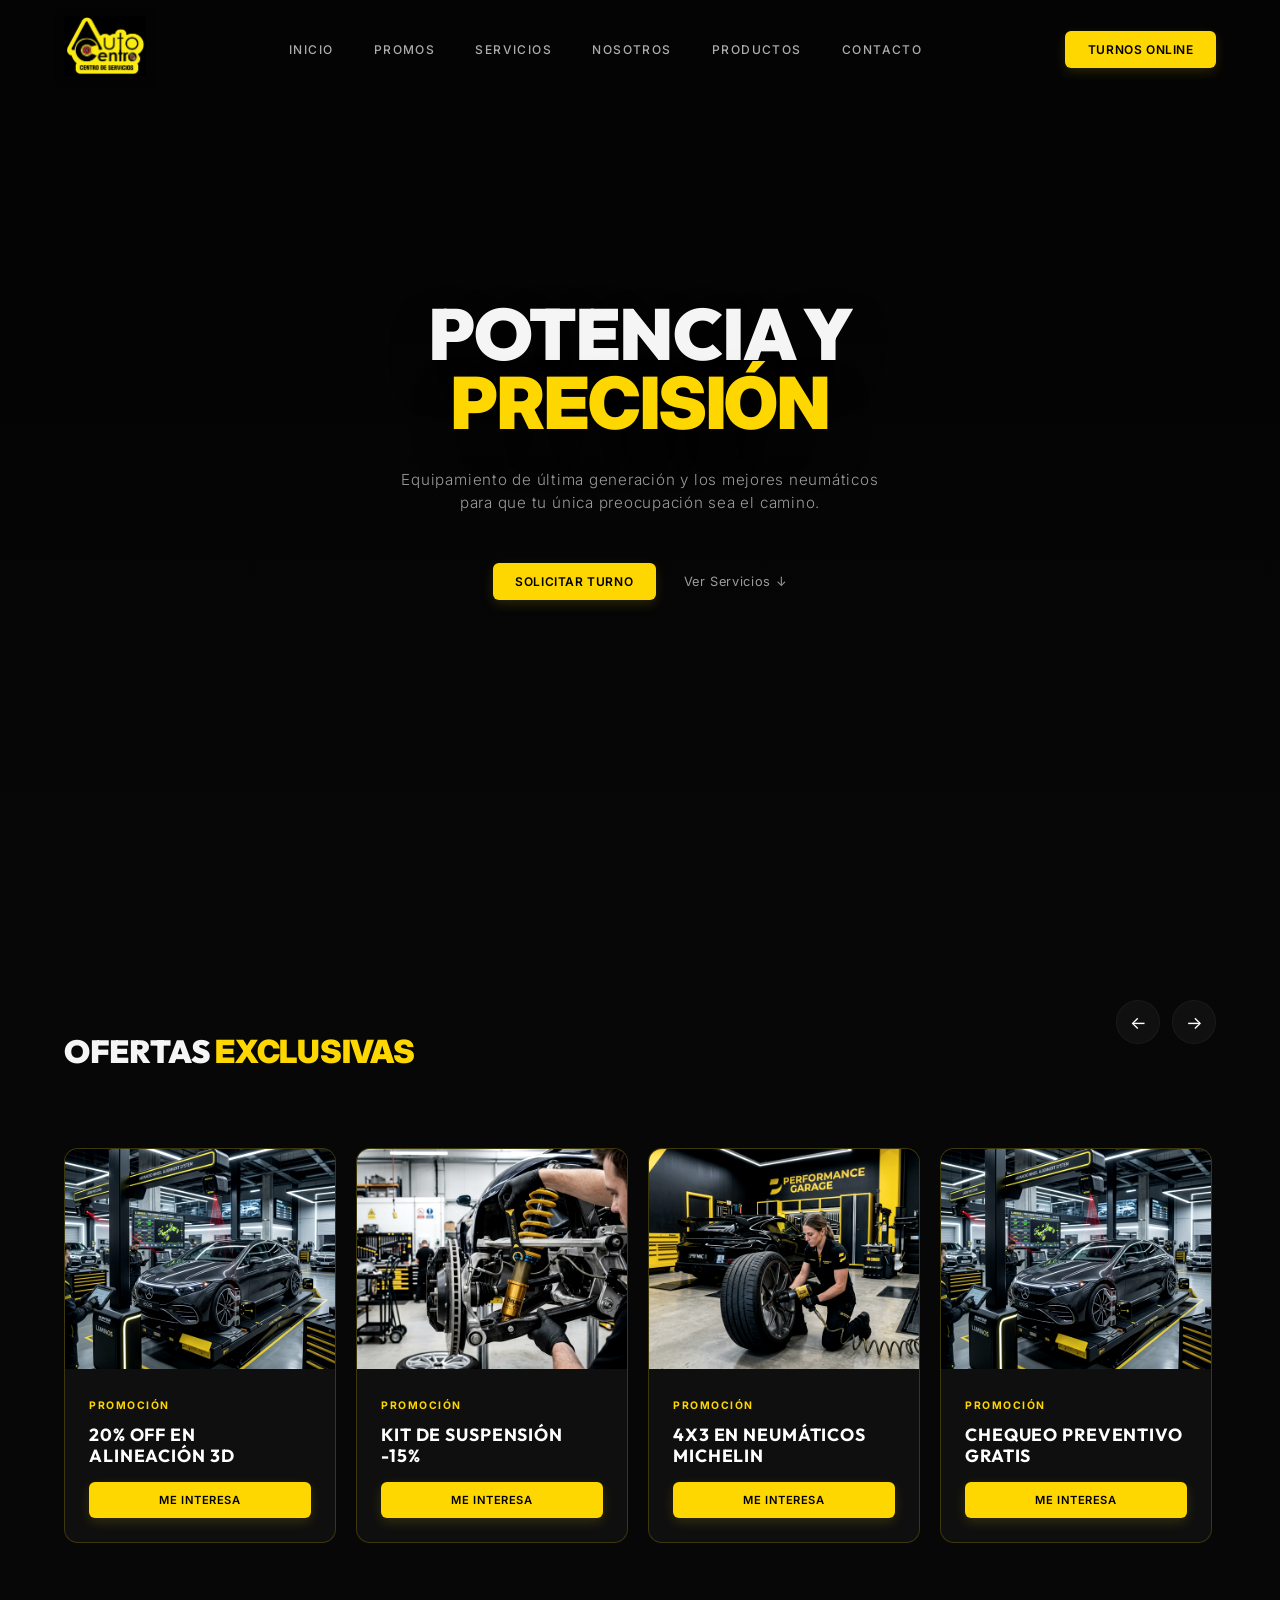
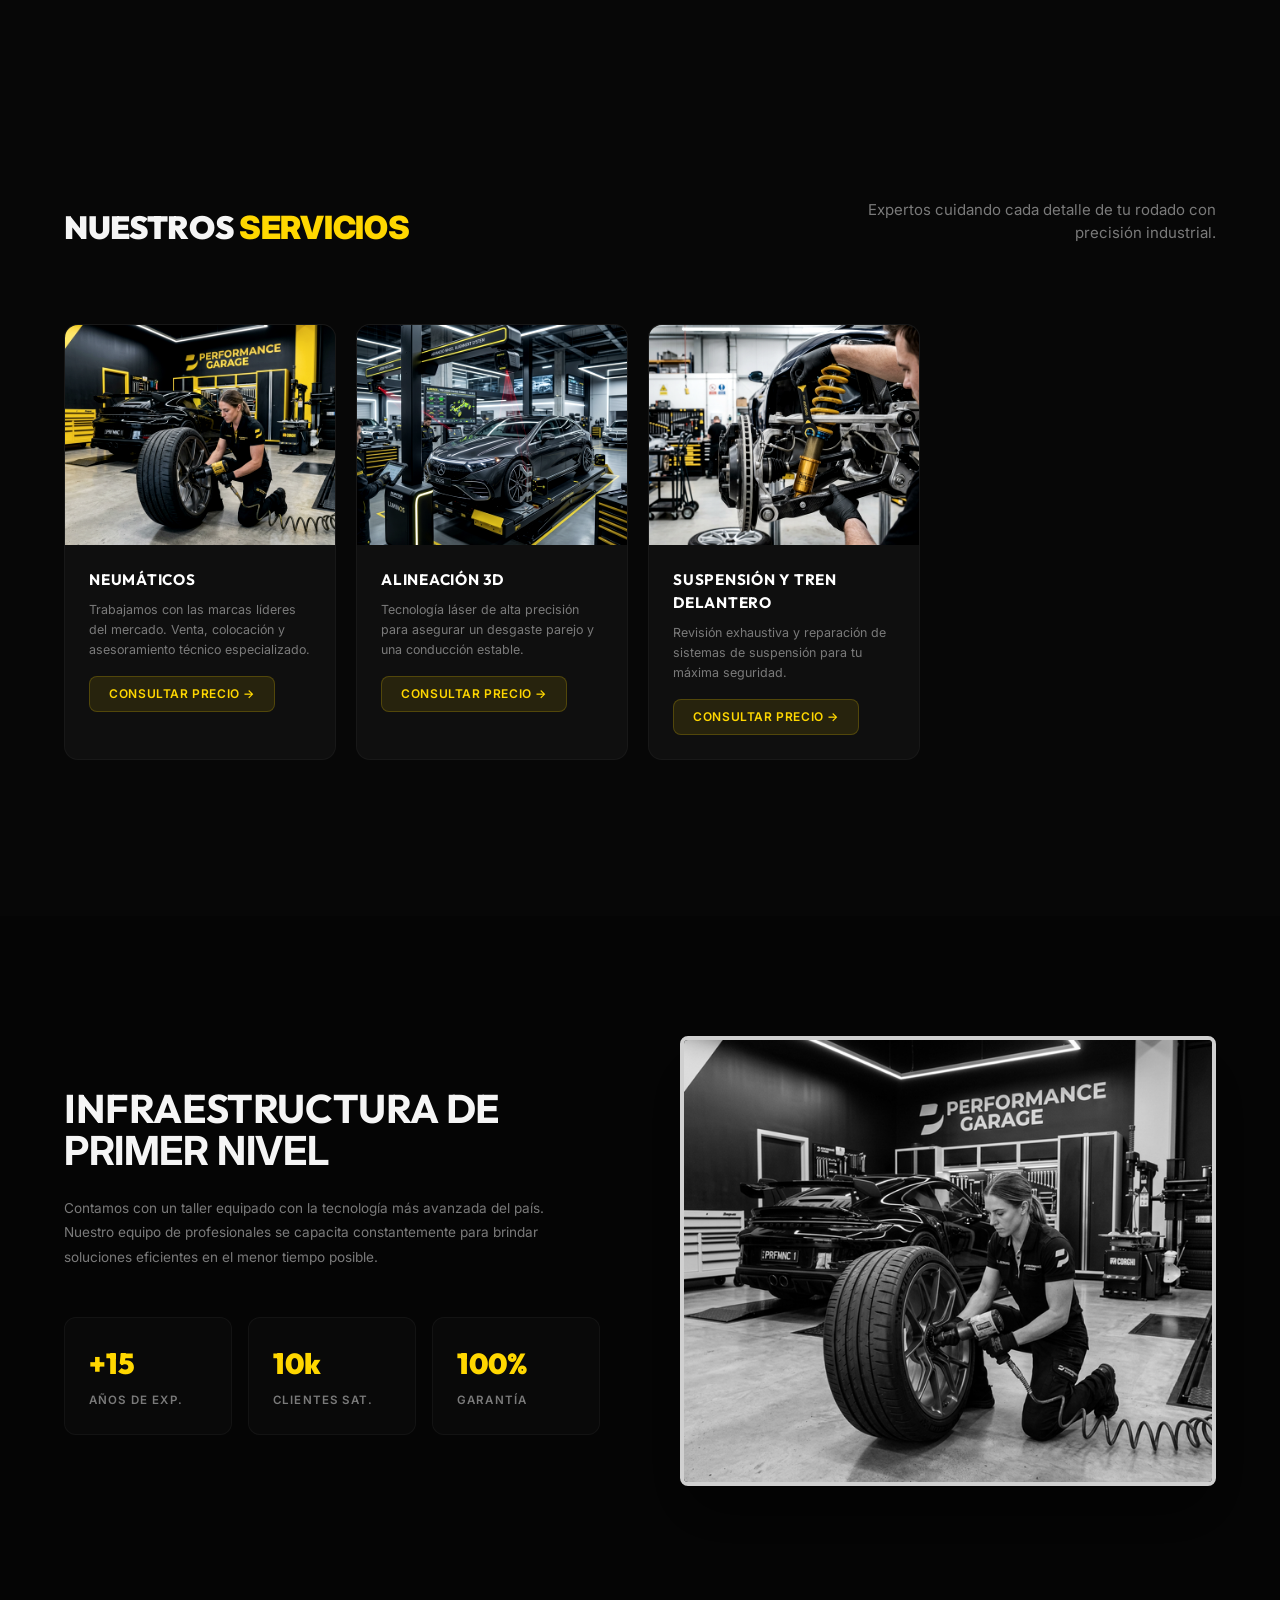
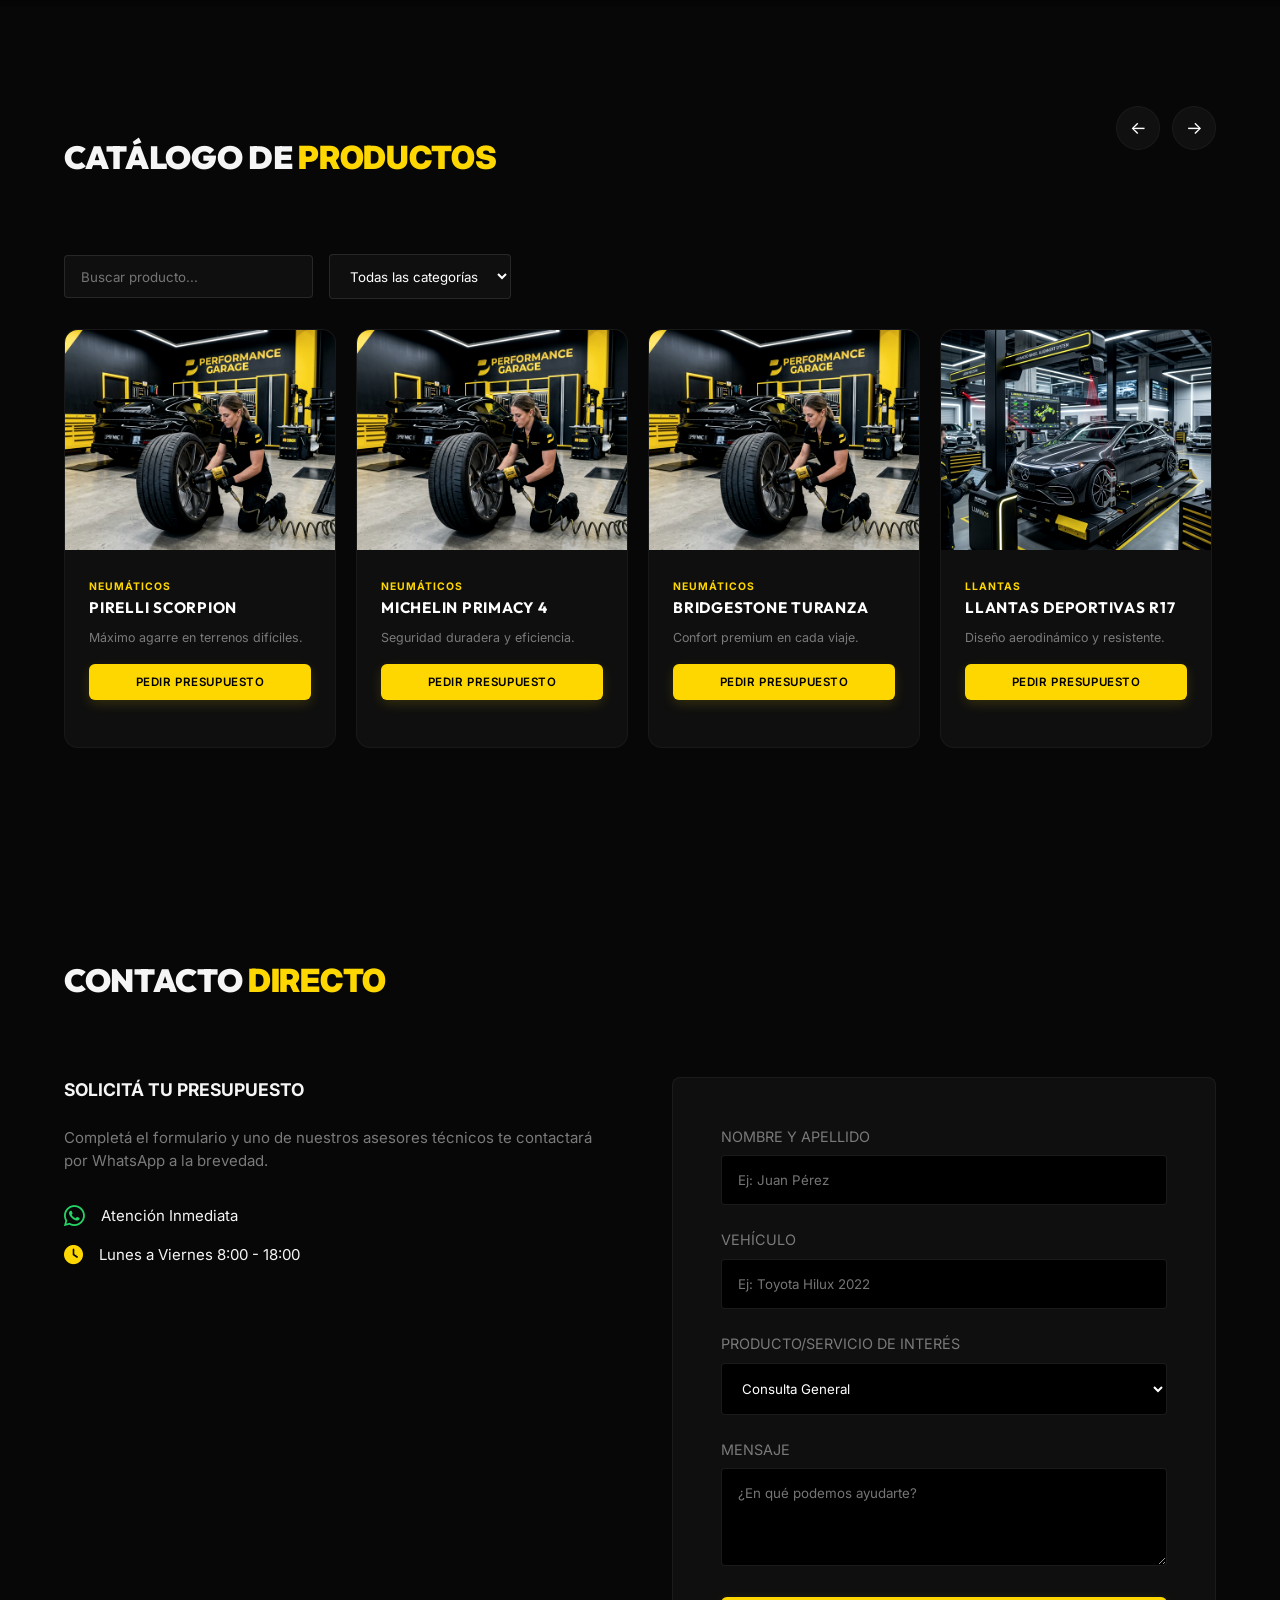
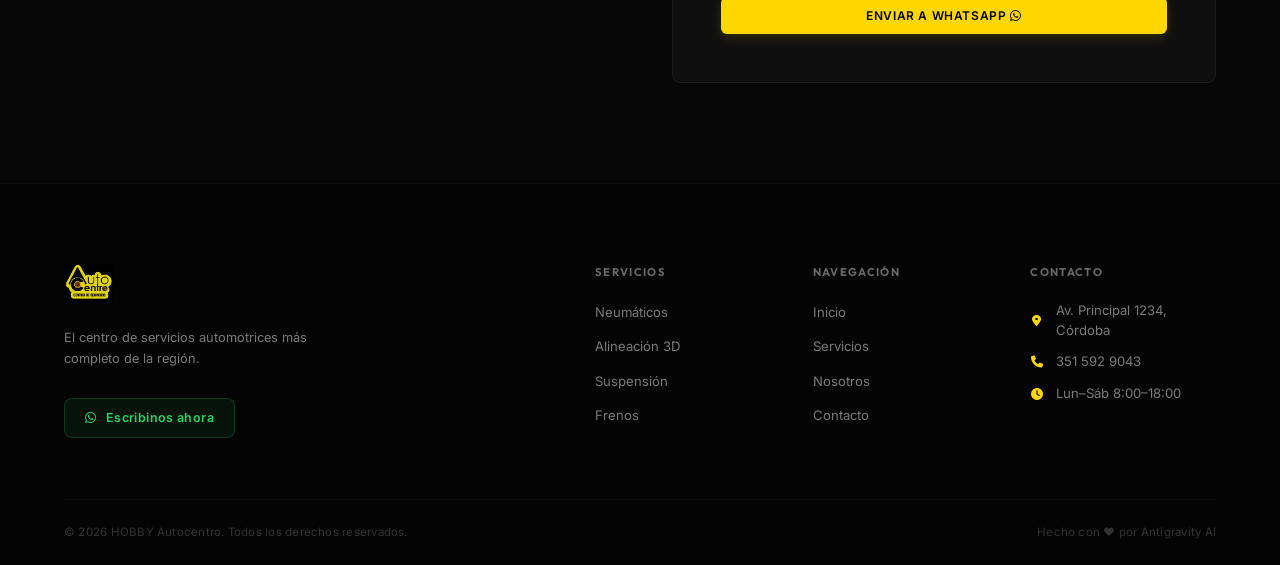
<file: index.html>
<!DOCTYPE html>
<html lang="es">
<head>
    <meta charset="UTF-8">
    <meta name="viewport" content="width=device-width, initial-scale=1.0">
    <title>AUTOCENTRO | Especialistas en Neumáticos y Mecánica</title>
    <meta name="description" content="Especialistas en neumáticos, alineación, balanceo y mecánica integral. Tecnología de vanguardia para tu vehículo.">
    <link rel="stylesheet" href="style.css">
    <!-- Google Fonts -->
    <link rel="preconnect" href="https://fonts.googleapis.com">
    <link rel="preconnect" href="https://fonts.gstatic.com" crossorigin>
    <link href="https://fonts.googleapis.com/css2?family=Inter:wght@400;500;700;800;900&family=Outfit:wght@700;900&display=swap" rel="stylesheet">
    <!-- Font Awesome -->
    <link rel="stylesheet" href="https://cdnjs.cloudflare.com/ajax/libs/font-awesome/6.4.0/css/all.min.css">
</head>
<body>

    <header id="header">
        <div class="logo">
            <img src="logo.png" alt="Autocentro Logo">
        </div>
        
        <!-- Desktop Nav -->
        <nav class="desktop-nav">
            <ul id="mainMenu">
                <li><a href="#inicio">Inicio</a></li>
                <li><a href="#servicios">Servicios</a></li>
                <li><a href="#nosotros">Nosotros</a></li>
                <li><a href="#contacto">Contacto</a></li>
            </ul>
        </nav>

        <div class="header-actions">
            <button onclick="openModal()" class="cta-btn">Turnos Online</button>
            <button id="menuToggle" class="menu-toggle">
                <span></span>
                <span></span>
                <span></span>
            </button>
        </div>
    </header>

    <div id="mobileMenu" class="mobile-drawer">
        <button id="closeDrawer" class="close-btn"><i class="fas fa-times"></i></button>
        <div class="drawer-header">
            <img src="logo.png" alt="Logo" style="height: 50px; margin-bottom: 2rem;">
        </div>
        <ul id="mobileMenuList">
            <li><a href="#inicio" onclick="toggleMenu()"><i class="fas fa-home"></i> Inicio</a></li>
            <li><a href="#servicios" onclick="toggleMenu()"><i class="fas fa-tools"></i> Servicios</a></li>
            <li><a href="#nosotros" onclick="toggleMenu()"><i class="fas fa-users"></i> Nosotros</a></li>
            <li><a href="#contacto" onclick="toggleMenu()"><i class="fas fa-envelope"></i> Contacto</a></li>
            <li class="admin-link"><a href="#" onclick="openLogin()"><i class="fas fa-lock"></i> DASHBOARD</a></li>
        </ul>
        <div class="drawer-footer">
            <p>Contacto Directo</p>
            <a href="https://wa.me/5493515929043" target="_blank" style="font-size: 1.1rem; color: #fff; font-weight: 700;">
                <i class="fab fa-whatsapp" style="color: #25D366;"></i> 351 592 9043
            </a>
        </div>
    </div>

    <!-- ── CHECKOUT MODAL (Universal) ──────────────── -->
    <div id="checkoutModal" class="modal">
        <div class="modal-content" style="max-width: 420px;">
            <button onclick="closeCheckout()" style="position:absolute; top:15px; right:15px; background:none; border:none; color:#fff; font-size:1.5rem; cursor:pointer;">✕</button>
            <span id="checkoutBadge" style="display:inline-block; font-size:0.65rem; font-weight:700; letter-spacing:0.15em; color:var(--primary); text-transform:uppercase; margin-bottom:0.5rem;"></span>
            <h3 id="checkoutTitle" style="color:#fff; font-family:'Outfit',sans-serif; font-size:1.3rem; margin-bottom:0.25rem;"></h3>
            <p style="font-size:0.78rem; color:var(--text-gray); margin-bottom:1.8rem;">Dejanos tus datos y te contactamos en minutos por WhatsApp.</p>
            <div class="form-group">
                <label>Tu Nombre</label>
                <input type="text" id="ckName" placeholder="Ej: Juan Pérez">
            </div>
            <div class="form-group">
                <label>Teléfono / WhatsApp</label>
                <input type="tel" id="ckPhone" placeholder="Ej: 351 123 4567">
            </div>
            <div class="form-group" id="ckMessageGroup">
                <label>Mensaje adicional (opcional)</label>
                <textarea id="ckMessage" rows="2" placeholder="¿Alguna consulta extra?"></textarea>
            </div>
            <button class="cta-btn" style="width:100%; margin-top:0.5rem;" onclick="submitCheckout()">
                <i class="fab fa-whatsapp" style="margin-right:6px;"></i> Enviar Pedido por WhatsApp
            </button>
        </div>
    </div>

    <!-- Login Modal -->
    <div id="loginModal" class="modal">
        <div class="modal-content" style="max-width: 350px;">
            <button onclick="closeLogin()" style="position:absolute; top:15px; right:15px; background:none; border:none; color:#fff; font-size:1.5rem; cursor:pointer;">✕</button>
            <h3 style="color: var(--primary); margin-bottom: 1.5rem; text-align: center;">Acceso Admin</h3>
            <div class="form-group">
                <label>Usuario</label>
                <input type="text" id="userLogin" placeholder="admin">
            </div>
            <div class="form-group">
                <label>Contraseña</label>
                <input type="password" id="passLogin" placeholder="••••••">
            </div>
            <button class="cta-btn" style="width: 100%;" onclick="checkLogin()">Entrar</button>
            <p id="loginError" style="color: #ff4444; font-size: 0.8rem; margin-top: 1rem; display: none; text-align: center;">Credenciales incorrectas</p>
        </div>
    </div>

    <main>
        <section id="inicio" class="hero">
            <div class="video-container">
                <video autoplay muted loop playsinline id="heroVideo">
                    <source src="hero.mp4" type="video/mp4">
                    Tu navegador no soporta videos.
                </video>
            </div>
            <div class="hero-content" data-reveal>
                <h1>POTENCIA Y <span>PRECISIÓN</span></h1>
                <p>Equipamiento de última generación y los mejores neumáticos para que tu única preocupación sea el camino.</p>
                <div class="hero-actions">
                    <button class="cta-btn" onclick="openCheckout('Solicitar Turno', 'TURNOS ONLINE')">Solicitar Turno</button>
                    <a href="#servicios" style="color:rgba(255,255,255,0.6); font-size:0.8rem; text-decoration:none; margin-left:1.5rem; letter-spacing:0.05em;">Ver Servicios ↓</a>
                </div>
            </div>
        </section>

        <!-- Promos Section (Dynamic) -->
        <section id="promos" class="dynamic-sec">
            <div class="section-header" data-reveal>
                <h2>Ofertas <span>Exclusivas</span></h2>
                <div class="carousel-controls">
                    <button class="carousel-btn" onclick="scrollCarousel('promos-container', -1)">&#8592;</button>
                    <button class="carousel-btn" onclick="scrollCarousel('promos-container', 1)">&#8594;</button>
                </div>
            </div>
            <div class="carousel-wrapper">
                <div id="promos-container" class="services-grid">
                    <!-- Injected via JS -->
                </div>
            </div>
        </section>

        <section id="servicios" class="services">
            <div class="section-header" data-reveal>
                <h2>Nuestros <span>Servicios</span></h2>
                <p style="color: var(--text-gray); max-width: 400px; text-align: right;">Expertos cuidando cada detalle de tu rodado con precisión industrial.</p>
            </div>

            <div class="services-grid">
                <div class="service-card" data-reveal>
                    <div class="service-img">
                        <img src="service1.png" alt="Servicio de Neumáticos">
                    </div>
                    <div class="service-info">
                        <h3>Neumáticos</h3>
                        <p>Trabajamos con las marcas líderes del mercado. Venta, colocación y asesoramiento técnico especializado.</p>
                        <button class="admin-btn" style="margin-top:1rem;" onclick="openCheckout('Neumáticos', 'SERVICIOS')">Consultar precio →</button>
                    </div>
                </div>

                <div class="service-card" data-reveal>
                    <div class="service-img">
                        <img src="service2.png" alt="Alineación y Balanceo">
                    </div>
                    <div class="service-info">
                        <h3>Alineación 3D</h3>
                        <p>Tecnología láser de alta precisión para asegurar un desgaste parejo y una conducción estable.</p>
                        <button class="admin-btn" style="margin-top:1rem;" onclick="openCheckout('Alineación 3D', 'SERVICIOS')">Consultar precio →</button>
                    </div>
                </div>

                <div class="service-card" data-reveal>
                    <div class="service-img">
                        <img src="service3.png" alt="Suspensión">
                    </div>
                    <div class="service-info">
                        <h3>Suspensión y Tren Delantero</h3>
                        <p>Revisión exhaustiva y reparación de sistemas de suspensión para tu máxima seguridad.</p>
                        <button class="admin-btn" style="margin-top:1rem;" onclick="openCheckout('Suspensión', 'SERVICIOS')">Consultar precio →</button>
                    </div>
                </div>
            </div>
        </section>

        <section id="nosotros" class="experience">
            <div class="exp-grid">
                <div class="exp-text" data-reveal>
                    <h3>Infraestructura de <span>Primer Nivel</span></h3>
                    <p style="color: var(--text-gray); line-height: 1.8;">Contamos con un taller equipado con la tecnología más avanzada del país. Nuestro equipo de profesionales se capacita constantemente para brindar soluciones eficientes en el menor tiempo posible.</p>
                    <div class="stats">
                        <div class="stat-item">
                            <h4>+15</h4>
                            <p>Años de Exp.</p>
                        </div>
                        <div class="stat-item">
                            <h4>10k</h4>
                            <p>Clientes Sat.</p>
                        </div>
                        <div class="stat-item">
                            <h4>100%</h4>
                            <p>Garantía</p>
                        </div>
                    </div>
                </div>
                <div class="exp-visual" data-reveal>
                    <img src="service1.png" alt="Taller" style="width: 100%; border-radius: 8px; filter: grayscale(1); border: 4px solid var(--primary);">
                </div>
            </div>
        </section>

        <!-- Products Section (Dynamic) -->
        <section id="productos" class="dynamic-sec">
            <div class="section-header" data-reveal>
                <h2>Catálogo de <span>Productos</span></h2>
                <div class="carousel-controls">
                    <button class="carousel-btn" onclick="scrollCarousel('products-grid', -1)">&#8592;</button>
                    <button class="carousel-btn" onclick="scrollCarousel('products-grid', 1)">&#8594;</button>
                </div>
            </div>
            
            <div class="filter-bar" data-reveal>
                <input type="text" id="productSearch" placeholder="Buscar producto..." class="search-input">
                <select id="categoryFilter" class="filter-select">
                    <option value="all">Todas las categorías</option>
                    <option value="Neumáticos">Neumáticos</option>
                    <option value="Llantas">Llantas</option>
                    <option value="Servicios">Servicios</option>
                </select>
            </div>

            <div class="carousel-wrapper">
                <div id="products-grid" class="services-grid">
                    <!-- Injected via JS -->
                </div>
            </div>
        </section>

        <section id="contacto" class="contact">
            <div class="section-header" data-reveal>
                <h2>Contacto <span>Directo</span></h2>
            </div>
            
            <div class="contact-grid">
                <div class="contact-info" data-reveal>
                    <h3 style="margin-bottom: 1.5rem; text-transform: uppercase;">Solicitá tu <span>Presupuesto</span></h3>
                    <p style="color: var(--text-gray); margin-bottom: 2rem;">Completá el formulario y uno de nuestros asesores técnicos te contactará por WhatsApp a la brevedad.</p>
                    <div style="display: flex; flex-direction: column; gap: 1rem;">
                        <div style="display: flex; align-items: center; gap: 1rem;">
                            <i class="fab fa-whatsapp" style="color: #25D366; font-size: 1.5rem;"></i>
                            <span>Atención Inmediata</span>
                        </div>
                        <div style="display: flex; align-items: center; gap: 1rem;">
                            <i class="fas fa-clock" style="color: var(--primary); font-size: 1.2rem;"></i>
                            <span>Lunes a Viernes 8:00 - 18:00</span>
                        </div>
                    </div>
                </div>

                <form id="whatsappForm" class="contact-form" data-reveal>
                    <div class="form-group">
                        <label>Nombre y Apellido</label>
                        <input type="text" id="formName" required placeholder="Ej: Juan Pérez">
                    </div>
                    <div class="form-group">
                        <label>Vehículo</label>
                        <input type="text" id="formVehicle" required placeholder="Ej: Toyota Hilux 2022">
                    </div>
                    <div class="form-group">
                        <label>Producto/Servicio de interés</label>
                        <select id="formInterest">
                            <option value="General">Consulta General</option>
                            <option value="Neumáticos">Neumáticos</option>
                            <option value="Alineación">Alineación y Balanceo</option>
                        </select>
                    </div>
                    <div class="form-group">
                        <label>Mensaje</label>
                        <textarea id="formMessage" rows="4" placeholder="¿En qué podemos ayudarte?"></textarea>
                    </div>
                    <button type="submit" class="cta-btn" style="width: 100%;">Enviar a WhatsApp <i class="fab fa-whatsapp"></i></button>
                </form>
            </div>
        </section>

    </main>

    <footer>
        <div class="footer-top">
            <div class="footer-brand">
                <img src="logo.png" alt="Autocentro Logo">
                <p>El centro de servicios automotrices más completo de la región.</p>
                <a href="https://wa.me/5493515929043" target="_blank" class="footer-wa-btn">
                    <i class="fab fa-whatsapp"></i> Escribinos ahora
                </a>
            </div>

            <div class="footer-cols">
                <div class="footer-col">
                    <h5>Servicios</h5>
                    <ul>
                        <li><a href="#" onclick="openCheckout('Neumáticos','SERVICIOS');return false;">Neumáticos</a></li>
                        <li><a href="#" onclick="openCheckout('Alineación 3D','SERVICIOS');return false;">Alineación 3D</a></li>
                        <li><a href="#" onclick="openCheckout('Suspensión','SERVICIOS');return false;">Suspensión</a></li>
                        <li><a href="#" onclick="openCheckout('Frenos','SERVICIOS');return false;">Frenos</a></li>
                    </ul>
                </div>
                <div class="footer-col">
                    <h5>Navegación</h5>
                    <ul>
                        <li><a href="#inicio">Inicio</a></li>
                        <li><a href="#servicios">Servicios</a></li>
                        <li><a href="#nosotros">Nosotros</a></li>
                        <li><a href="#contacto">Contacto</a></li>
                    </ul>
                </div>
                <div class="footer-col">
                    <h5>Contacto</h5>
                    <ul class="footer-contact-list">
                        <li><i class="fas fa-map-marker-alt"></i> Av. Principal 1234, Córdoba</li>
                        <li><i class="fas fa-phone"></i> 351 592 9043</li>
                        <li><i class="fas fa-clock"></i> Lun–Sáb 8:00–18:00</li>
                    </ul>
                </div>
            </div>
        </div>

        <div class="footer-bottom">
            <span>© 2026 HOBBY Autocentro. Todos los derechos reservados.</span>
            <span style="color:#333;">Hecho con ♥ por Antigravity AI</span>
        </div>
    </footer>

    <script src="script.js"></script>
</body>
</html>
</file>
<file: style.css>
:root {
  --primary: #FFD700;
  --primary-rgb: 255, 215, 0;
  --primary-dark: #ccac00;
  --bg-dark: #070707; /* Decidedly deeper black */
  --bg-card: #0F0F0F; /* Subtle card distinction */
  --text-white: #F5F5F5; /* Softer white */
  --text-gray: #7A7A7A; /* More muted gray */
  --border-subtle: rgba(255, 255, 255, 0.04);
  --transition: all 0.4s cubic-bezier(0.16, 1, 0.3, 1); /* Apple-style ease-out */
}

* {
  margin: 0;
  padding: 0;
  box-sizing: border-box;
  font-family: 'Inter', -apple-system, system-ui, sans-serif;
  -webkit-font-smoothing: antialiased;
}

html, body {
  width: 100%;
  overflow-x: hidden;
  position: relative;
  background-color: var(--bg-dark);
}

body {
  color: var(--text-white);
  line-height: 1.5;
  font-size: 15px; /* Slightly smaller base font */
}

/* Scrollbar */
::-webkit-scrollbar {
  width: 8px;
}
::-webkit-scrollbar-track {
  background: var(--bg-dark);
}
::-webkit-scrollbar-thumb {
  background: var(--primary);
  border-radius: 4px;
}

/* Layout */
header {
  position: fixed;
  top: 0;
  width: 100%;
  padding: 1rem 5%;
  display: flex;
  justify-content: space-between;
  align-items: center;
  z-index: 1000;
  transition: var(--transition);
  background: transparent;
}

header.scrolled {
  background: rgba(7, 7, 7, 0.8);
  backdrop-filter: saturate(180%) blur(20px);
  padding: 0.8rem 5%;
  border-bottom: 1px solid var(--border-subtle);
}

.logo img {
  height: 42px;
  width: auto;
  filter: drop-shadow(0 2px 4px rgba(0,0,0,0.5));
}

.desktop-nav ul {
  display: flex;
  list-style: none;
  gap: 2.5rem;
}

.desktop-nav a {
  color: var(--text-white);
  text-decoration: none;
  font-weight: 500;
  text-transform: uppercase;
  font-size: 0.75rem; /* Smaller, more professional */
  letter-spacing: 0.12em; /* More space for a high-end feel */
  transition: var(--transition);
  opacity: 0.7;
}

.desktop-nav a:hover {
  opacity: 1;
  color: var(--primary);
}

.cta-btn {
  background: var(--primary);
  color: #000;
  padding: 0.7rem 1.4rem;
  border-radius: 6px;
  text-decoration: none;
  font-weight: 600;
  text-transform: uppercase;
  font-size: 0.75rem;
  letter-spacing: 0.05em;
  transition: var(--transition);
  border: none;
  cursor: pointer;
  box-shadow: 0 4px 12px rgba(var(--primary-rgb), 0.15);
}

.cta-btn:hover {
  transform: translateY(-1px);
  box-shadow: 0 8px 20px rgba(var(--primary-rgb), 0.3);
  background: #fff;
}

/* Hero Section */
.hero {
  height: 100vh;
  position: relative;
  display: flex;
  align-items: center;
  justify-content: center;
  overflow: hidden;
}

.video-container {
  position: absolute;
  top: 0;
  left: 0;
  width: 100%;
  height: 100%;
  z-index: 0; /* No negative, stays within stacking context */
}

.video-container video {
  width: 100%;
  height: 100%;
  object-fit: cover;
  position: relative;
  z-index: 0;
}

.video-container::after {
  content: '';
  position: absolute;
  top: 0;
  left: 0;
  width: 100%;
  height: 100%;
  background: linear-gradient(
    to bottom,
    rgba(0,0,0,0.5) 0%,
    rgba(0,0,0,0.35) 50%,
    rgba(7,7,7,0.95) 100%
  );
  z-index: 1;
}

.hero-content {
  position: relative;
  z-index: 2;
  max-width: 800px;
  padding: 0 5%;
  text-align: center;
}

.hero-content h1 {
  font-family: 'Outfit', sans-serif;
  font-size: clamp(2.5rem, 8vw, 4.5rem); /* Smaller, more controlled */
  font-weight: 900;
  line-height: 0.95;
  text-transform: uppercase;
  margin-bottom: 2rem;
  letter-spacing: -0.02em;
  text-shadow: 0 20px 40px rgba(0,0,0,0.4);
}

.hero-content h1 span {
  color: var(--primary);
  display: block;
}

.hero-content p {
  font-size: 0.95rem; /* Sophisticated small size */
  color: rgba(255,255,255,0.6);
  margin-bottom: 3rem;
  max-width: 500px;
  margin-left: auto;
  margin-right: auto;
  letter-spacing: 0.05em;
  font-weight: 300;
}

/* Sections Common */
.services, .experience, .contact, .dynamic-sec {
  padding: 140px 5%;
}

.section-header {
  margin-bottom: 80px;
  display: flex;
  justify-content: space-between;
  align-items: flex-end;
  gap: 3rem;
  max-width: 1200px;
}

.section-header h2 {
  font-family: 'Outfit', sans-serif;
  font-size: 2rem; /* Sophisticated smaller size */
  text-transform: uppercase;
  font-weight: 900;
  letter-spacing: -0.01em;
  line-height: 1;
}

.section-header h2 span {
  color: var(--primary);
}

/* ── CAROUSEL SYSTEM ─────────────────────────────── */
.carousel-wrapper {
  position: relative;
}

.carousel-controls {
  display: flex;
  gap: 0.75rem;
  justify-content: flex-end;
  margin-bottom: 1.5rem;
}

.carousel-btn {
  width: 44px;
  height: 44px;
  border-radius: 50%;
  background: rgba(255,255,255,0.04);
  border: 1px solid var(--border-subtle);
  color: #fff;
  font-size: 1.1rem;
  cursor: pointer;
  display: flex;
  align-items: center;
  justify-content: center;
  transition: var(--transition);
}

.carousel-btn:hover {
  background: var(--primary);
  border-color: var(--primary);
  color: #000;
}

/* The scroll track */
.services-grid {
  display: flex;
  gap: 1.25rem;
  overflow-x: auto;
  scroll-behavior: smooth;
  scroll-snap-type: x mandatory;
  padding-bottom: 1rem; /* space for scrollbar */
  -ms-overflow-style: none;   /* IE/Edge */
  scrollbar-width: none;      /* Firefox */
}

.services-grid::-webkit-scrollbar {
  display: none; /* Chrome/Safari */
}

/* Fixed card width for the carousel */
.services-grid .service-card {
  flex: 0 0 calc(25% - 1rem); /* 4 cards visible on desktop */
  max-width: 320px;
  min-width: 240px;
  scroll-snap-align: start;
}

@media (max-width: 1200px) {
  .services-grid .service-card {
    flex: 0 0 calc(33.333% - 1rem); /* 3 on tablet */
  }
}

@media (max-width: 768px) {
  .services-grid .service-card {
    flex: 0 0 calc(75vw); /* Slightly less than full width on mobile */
    min-width: 240px;
  }
}

@media (max-width: 480px) {
  .services-grid .service-card {
    flex: 0 0 85vw;
  }
}

.service-card {
  background: var(--bg-card);
  border-radius: 14px;
  overflow: hidden;
  position: relative;
  transition: var(--transition);
  border: 1px solid var(--border-subtle);
}

.service-card:hover {
  transform: translateY(-6px);
  border-color: rgba(var(--primary-rgb), 0.3);
  box-shadow: 0 30px 60px rgba(0,0,0,0.5);
}

.service-img {
  height: 220px;
  width: 100%;
  overflow: hidden;
  position: relative;
}

.service-img img {
  width: 100%;
  height: 100%;
  object-fit: cover;
  transition: var(--transition);
  filter: grayscale(0.2) contrast(1.1);
}

.service-card:hover .service-img img {
  transform: scale(1.05);
  filter: grayscale(0) contrast(1);
}

.service-info {
  padding: 1.5rem; /* Tighter padding for app feel */
}

.service-info h3 {
  font-family: 'Outfit', sans-serif;
  font-size: 0.95rem; /* Sophisticated small size */
  margin-bottom: 0.5rem;
  text-transform: uppercase;
  letter-spacing: 0.05em;
  color: #fff;
}

.service-info p {
  color: var(--text-gray);
  font-size: 0.78rem; /* Ultra-subtle text */
  line-height: 1.6;
  font-weight: 400;
}

/* Dynamic Sections */
.dynamic-sec {
  display: none; /* Hidden by default, JS will show if active */
  padding: 100px 5%;
}

.dynamic-sec.active {
  display: block;
}

/* Filters & Search */
.filter-bar {
  display: flex;
  gap: 1rem;
  margin-bottom: 30px;
  flex-wrap: wrap;
  align-items: center;
}

.search-input, .filter-select {
  background: var(--bg-card);
  border: 1px solid rgba(255, 255, 255, 0.1);
  color: #fff;
  padding: 0.8rem 1rem;
  border-radius: 4px;
  outline: none;
}

.search-input:focus, .filter-select:focus {
  border-color: var(--primary);
}

/* Contact Form */
.contact {
  padding: 100px 5%;
  background: var(--bg-dark);
}

.contact-grid {
  display: grid;
  grid-template-columns: 1fr 1fr;
  gap: 4rem;
}

.contact-form {
  background: var(--bg-card);
  padding: 3rem;
  border-radius: 8px;
  border: 1px solid rgba(255, 255, 255, 0.05);
}

.form-group {
  margin-bottom: 1.5rem;
}

.form-group label {
  display: block;
  margin-bottom: 0.5rem;
  font-size: 0.9rem;
  color: var(--text-gray);
  text-transform: uppercase;
}

.form-group input, .form-group textarea, .form-group select {
  width: 100%;
  background: #000;
  border: 1px solid rgba(255, 255, 255, 0.1);
  padding: 1rem;
  color: #fff;
  border-radius: 4px;
  outline: none;
  transition: var(--transition);
}

.form-group input:focus, .form-group textarea:focus {
  border-color: var(--primary);
}

/* Admin Pro Styles */
.admin-grid {
    display: grid;
    grid-template-columns: 1fr 1.5fr;
    gap: 2rem;
    align-items: start;
}

@media (max-width: 992px) {
    .admin-grid {
        grid-template-columns: 1fr;
    }
    
    .admin-header {
        flex-direction: column;
        gap: 1.5rem;
        align-items: flex-start;
    }

    .admin-panel {
        padding: 100px 5% 50px;
    }
}

.logo img {
  height: 60px; /* Logo más grande en Admin */
  width: auto;
}

/* Admin Pro Styles */
.admin-panel {
  padding: 100px 5% 50px;
  max-width: 1400px; /* Slightly wider */
  margin: 0 auto;
}

.admin-header {
  margin-bottom: 4rem;
  padding-bottom: 2rem;
  border-bottom: 1px solid var(--border-subtle);
}

.admin-header h2 {
  font-family: 'Outfit', sans-serif;
  font-size: 1.5rem;
  text-transform: uppercase;
  letter-spacing: 0.05em;
  margin-bottom: 1.5rem;
}

.dashboard-stats {
  display: flex;
  gap: 1.5rem;
  flex-wrap: wrap;
}

.dashboard-stat {
  background: var(--bg-card);
  padding: 1.5rem 2rem;
  border-radius: 16px;
  border: 1px solid var(--border-subtle);
  min-width: 180px;
  flex: 1;
  text-align: left; /* More professional left-align */
  transition: var(--transition);
}

.dashboard-stat:hover {
  border-color: rgba(var(--primary-rgb), 0.2);
}

.dashboard-stat span {
  display: block;
  font-family: 'Outfit', sans-serif;
  font-size: 1.8rem;
  font-weight: 900;
  color: var(--primary);
  line-height: 1;
  margin-bottom: 0.5rem;
}

.dashboard-stat label {
  font-size: 0.65rem;
  text-transform: uppercase;
  color: var(--text-gray);
  letter-spacing: 0.1em;
  font-weight: 600;
}

.admin-grid {
  display: grid;
  grid-template-columns: 1fr 1.5fr;
  gap: 2.5rem;
  align-items: start;
}

@media (max-width: 1200px) {
  .admin-grid {
    grid-template-columns: 1fr;
  }
}

.admin-card {
  background: var(--bg-card);
  padding: 2rem;
  border-radius: 20px;
  border: 1px solid var(--border-subtle);
  position: relative;
}

.admin-card h3 {
  font-family: 'Outfit', sans-serif;
  font-size: 1rem;
  text-transform: uppercase;
  letter-spacing: 0.1em;
  margin-bottom: 2rem;
  color: #fff;
}

.admin-btn {
  background: rgba(var(--primary-rgb), 0.1);
  color: var(--primary);
  border: 1px solid rgba(var(--primary-rgb), 0.2);
  padding: 0.6rem 1.2rem;
  border-radius: 8px;
  cursor: pointer;
  font-size: 0.75rem;
  font-weight: 600;
  text-transform: uppercase;
  letter-spacing: 0.05em;
  transition: var(--transition);
}

.admin-btn:hover {
  background: var(--primary);
  color: #000;
}

.promo-item, .prod-item {
  display: flex;
  justify-content: space-between;
  align-items: center;
  padding: 1rem 1.5rem;
  background: rgba(255,255,255,0.02);
  margin-bottom: 0.75rem;
  border-radius: 12px;
  border: 1px solid var(--border-subtle);
}

.admin-badge { display: none !important; } /* Hidden as per request */

/* Experience / Nosotros Section */
.experience {
  padding: 120px 5%;
  background: #050505;
  overflow: hidden;
}

.exp-grid {
  display: grid;
  grid-template-columns: 1fr 1fr;
  gap: 5rem;
  align-items: center;
}

.exp-text h3 {
  font-family: 'Outfit', sans-serif;
  font-size: clamp(1.8rem, 4vw, 2.5rem); /* Smaller, controlled */
  margin-bottom: 1.5rem;
  text-transform: uppercase;
  line-height: 1.05;
  letter-spacing: -0.01em;
}

.exp-text p {
  font-size: 0.85rem;
  color: var(--text-gray);
  line-height: 1.75;
  max-width: 480px;
}

.exp-visual {
  width: 100%;
  height: 100%;
  display: flex;
  justify-content: center;
}

.exp-visual img {
  width: 100%;
  height: auto;
  max-height: 450px;
  object-fit: cover;
  border-radius: 16px;
  filter: grayscale(1) contrast(1.1);
  border: 2px solid rgba(var(--primary-rgb), 0.3);
  box-shadow: 0 30px 60px rgba(0,0,0,0.6);
}

.stat-item {
  padding: 1.5rem;
  background: rgba(255,255,255,0.02);
  border-radius: 12px;
  border: 1px solid var(--border-subtle);
}

.stat-item h4 {
  font-family: 'Outfit', sans-serif;
  font-size: 1.8rem;
  font-weight: 900;
  color: var(--primary);
  margin-bottom: 0.25rem;
}

.stat-item p {
  font-size: 0.72rem !important;
  text-transform: uppercase;
  letter-spacing: 0.1em;
  color: var(--text-gray);
  font-weight: 600;
}

.stats {
  display: grid;
  grid-template-columns: repeat(3, 1fr);
  gap: 1rem;
  margin-top: 3rem;
}

/* Nosotros: Mobile-first */
@media (max-width: 992px) {
  .exp-grid {
    grid-template-columns: 1fr;
    gap: 3rem;
  }

  .exp-visual {
    order: -1; /* Image first on mobile */
  }

  .exp-visual img {
    max-height: 280px; /* Much smaller image on mobile */
    border-radius: 12px;
  }

  .exp-text h3 {
    font-size: 1.7rem;
  }

  .stats {
    grid-template-columns: repeat(3, 1fr);
  }
}

@media (max-width: 480px) {
  .experience {
    padding: 70px 5%;
  }

  .stats {
    grid-template-columns: 1fr;
    gap: 0.75rem;
  }

  .exp-visual img {
    max-height: 220px;
  }
}

/* Header Actions */
.header-actions {
    display: flex;
    align-items: center;
    gap: 1rem;
}

.menu-toggle {
    display: none;
    flex-direction: column;
    justify-content: space-between;
    width: 30px;
    height: 20px;
    background: none;
    border: none;
    cursor: pointer;
    z-index: 2100;
}

.menu-toggle span {
    width: 100%;
    height: 3px;
    background: var(--primary);
    border-radius: 10px;
}

@media (max-width: 992px) {
  .desktop-nav { display: none; }
  .menu-toggle { display: flex; }
  
  .logo img {
    height: 80px; /* 3 veces más grande (aprox de 28 a 80) */
  }
}

/* Mobile Drawer Pro */
.mobile-drawer {
    position: fixed;
    top: 0;
    right: -110%;
    width: 85%;
    max-width: 400px;
    height: 100%;
    background: rgba(10, 10, 10, 0.98);
    backdrop-filter: blur(20px);
    z-index: 5000;
    padding: 120px 10% 60px;
    transition: 0.5s cubic-bezier(0.4, 0, 0.2, 1);
    box-shadow: -20px 0 50px rgba(0,0,0,0.8);
    border-left: 1px solid rgba(255, 215, 0, 0.2);
    display: flex;
    flex-direction: column;
    justify-content: space-between;
}

.mobile-drawer.active {
    right: 0;
}

.mobile-drawer ul {
    list-style: none;
    display: flex;
    flex-direction: column;
    gap: 1.5rem;
}

.mobile-drawer li {
    overflow: hidden;
}

.mobile-drawer a {
    color: #fff;
    text-decoration: none;
    font-size: 2.2rem;
    font-weight: 900;
    text-transform: uppercase;
    font-family: 'Outfit', sans-serif;
    letter-spacing: -1px;
    display: flex;
    align-items: center;
    gap: 1rem;
    transition: var(--transition);
}

.mobile-drawer a:hover {
    color: var(--primary);
    transform: translateX(10px);
}

.mobile-drawer .admin-link {
    margin-top: 2rem;
    padding-top: 2rem;
    border-top: 1px solid rgba(255,255,255,0.05);
}

.mobile-drawer .admin-link a {
    color: var(--primary);
    font-size: 1rem;
    letter-spacing: 2px;
}

.mobile-drawer .drawer-footer {
    margin-top: auto;
}

.mobile-drawer .drawer-footer p {
    font-size: 0.75rem;
    color: var(--text-gray);
    margin-bottom: 0.5rem;
    text-transform: uppercase;
    letter-spacing: 1px;
}

.close-btn {
    position: absolute;
    top: 40px;
    right: 40px;
    background: var(--primary);
    border: none;
    color: #000;
    width: 40px;
    height: 40px;
    border-radius: 50%;
    display: flex;
    align-items: center;
    justify-content: center;
    font-size: 1.2rem;
    cursor: pointer;
    box-shadow: 0 5px 15px rgba(255, 215, 0, 0.3);
    transition: var(--transition);
}

.close-btn:hover {
    transform: rotate(90deg);
}

@media (max-width: 480px) {
    .admin-list-header {
        display: none !important; /* Hide header on very small screens to save space */
    }
    
    .prod-item, .promo-item {
        flex-direction: column;
        align-items: flex-start;
        gap: 1rem;
    }

    .prod-item[style*="grid-template-columns"] {
        display: flex !important;
        flex-direction: column;
        padding: 1.5rem;
    }

    .admin-btn {
        width: 100%;
    }
}

/* ── FOOTER ─────────────────────────────────────── */
footer {
  background: #040404;
  border-top: 1px solid var(--border-subtle);
  padding: 80px 5% 0;
}

.footer-top {
  display: grid;
  grid-template-columns: 1.4fr 2fr;
  gap: 6rem;
  padding-bottom: 60px;
  border-bottom: 1px solid var(--border-subtle);
}

.footer-brand img {
  height: 36px;
  margin-bottom: 1.25rem;
  opacity: 0.9;
}

.footer-brand p {
  color: var(--text-gray);
  font-size: 0.8rem;
  line-height: 1.7;
  max-width: 260px;
  margin-bottom: 1.75rem;
}

.footer-wa-btn {
  display: inline-flex;
  align-items: center;
  gap: 0.6rem;
  background: rgba(37, 211, 102, 0.08);
  border: 1px solid rgba(37, 211, 102, 0.2);
  color: #25D366;
  padding: 0.6rem 1.25rem;
  border-radius: 8px;
  font-size: 0.78rem;
  font-weight: 600;
  letter-spacing: 0.03em;
  text-decoration: none;
  transition: var(--transition);
}

.footer-wa-btn:hover {
  background: rgba(37, 211, 102, 0.15);
  border-color: #25D366;
}

.footer-cols {
  display: grid;
  grid-template-columns: repeat(3, 1fr);
  gap: 2rem;
}

.footer-col h5 {
  font-family: 'Outfit', sans-serif;
  font-size: 0.7rem;
  text-transform: uppercase;
  letter-spacing: 0.12em;
  font-weight: 700;
  color: rgba(255,255,255,0.4);
  margin-bottom: 1.25rem;
}

.footer-col ul {
  list-style: none;
}

.footer-col li {
  margin-bottom: 0.75rem;
}

.footer-col a {
  color: var(--text-gray);
  text-decoration: none;
  font-size: 0.82rem;
  transition: var(--transition);
}

.footer-col a:hover {
  color: #fff;
}

.footer-contact-list li {
  color: var(--text-gray);
  font-size: 0.82rem;
  display: flex;
  align-items: center;
  gap: 0.75rem;
}

.footer-contact-list i {
  color: var(--primary);
  font-size: 0.75rem;
  width: 14px;
  text-align: center;
}

.footer-bottom {
  padding: 1.5rem 0;
  display: flex;
  justify-content: space-between;
  align-items: center;
  font-size: 0.72rem;
  color: #333;
  letter-spacing: 0.02em;
}

@media (max-width: 992px) {
  .footer-top {
    grid-template-columns: 1fr;
    gap: 3rem;
  }

  .footer-brand p {
    max-width: 100%;
  }
}

@media (max-width: 600px) {
  footer {
    padding: 60px 5% 0;
  }

  .footer-cols {
    grid-template-columns: 1fr 1fr;
    gap: 2rem 1.5rem;
  }

  .footer-bottom {
    flex-direction: column;
    gap: 0.5rem;
    text-align: center;
  }
}

/* Animations... (keep previous or replace) */
[data-reveal] {
  opacity: 0;
  transform: translateY(30px);
  transition: 0.8s cubic-bezier(0.4, 0, 0.2, 1);
}

[data-reveal].revealed {
  opacity: 1;
  transform: translateY(0);
}

@media (max-width: 768px) {
  /* Contact */  
  .contact-grid {
    grid-template-columns: 1fr;
    gap: 2rem;
  }
  
  .contact-form {
    padding: 1.5rem;
  }

  /* Footer */
  .footer-grid {
    grid-template-columns: 1fr;
    gap: 2rem;
  }
  
  /* Header Mobile */
  header {
    padding: 1rem 5%;
    background: rgba(7, 7, 7, 0.98);
    display: flex;
    flex-direction: row;
    justify-content: space-between;
    align-items: center;
    gap: 15px;
  }
  
  .logo img {
    height: 80px;
    max-width: 160px;
    object-fit: contain;
  }

  .cta-btn {
    padding: 0.5rem 0.9rem;
    font-size: 0.7rem;
    white-space: nowrap;
    flex-shrink: 0;
  }
  
  nav {
    display: none;
  }

  /* Hero Mobile */
  .hero-content h1 {
    font-size: clamp(2rem, 9vw, 3rem);
    margin-bottom: 1.2rem;
  }

  .hero-content p {
    font-size: 0.85rem;
    margin-bottom: 2rem;
  }

  /* Sections */
  .services, .experience, .contact, .dynamic-sec {
    padding: 80px 5%;
  }

  .section-header {
    flex-direction: column;
    align-items: flex-start;
    gap: 1rem;
    margin-bottom: 50px;
  }

  .section-header h2 {
    font-size: 1.6rem;
  }

  .section-header p {
    max-width: 100%;
    text-align: left;
  }

  /* Services grid: 1 column on mobile */
  .services-grid {
    grid-template-columns: 1fr;
    gap: 1rem;
  }

  /* Service card img: smaller on mobile */
  .service-img {
    height: 180px;
  }
}

/* Modal Styles */
.modal {
    display: none;
    position: fixed;
    top: 0; left: 0; width: 100%; height: 100%;
    background: rgba(0,0,0,0.9);
    z-index: 3000;
    align-items: center;
    justify-content: center;
    padding: 20px;
    backdrop-filter: blur(5px);
}

.modal.active {
    display: flex;
}

.modal-content {
    background: var(--bg-card);
    padding: 2.5rem;
    border-radius: 12px;
    max-width: 500px;
    width: 100%;
    border: 1px solid var(--primary);
    position: relative;
}

#closeModal {
    position: absolute;
    top: 15px; right: 15px;
    background: none;
    border: none;
    color: #fff;
    font-size: 1.5rem;
    cursor: pointer;
}
</file>
